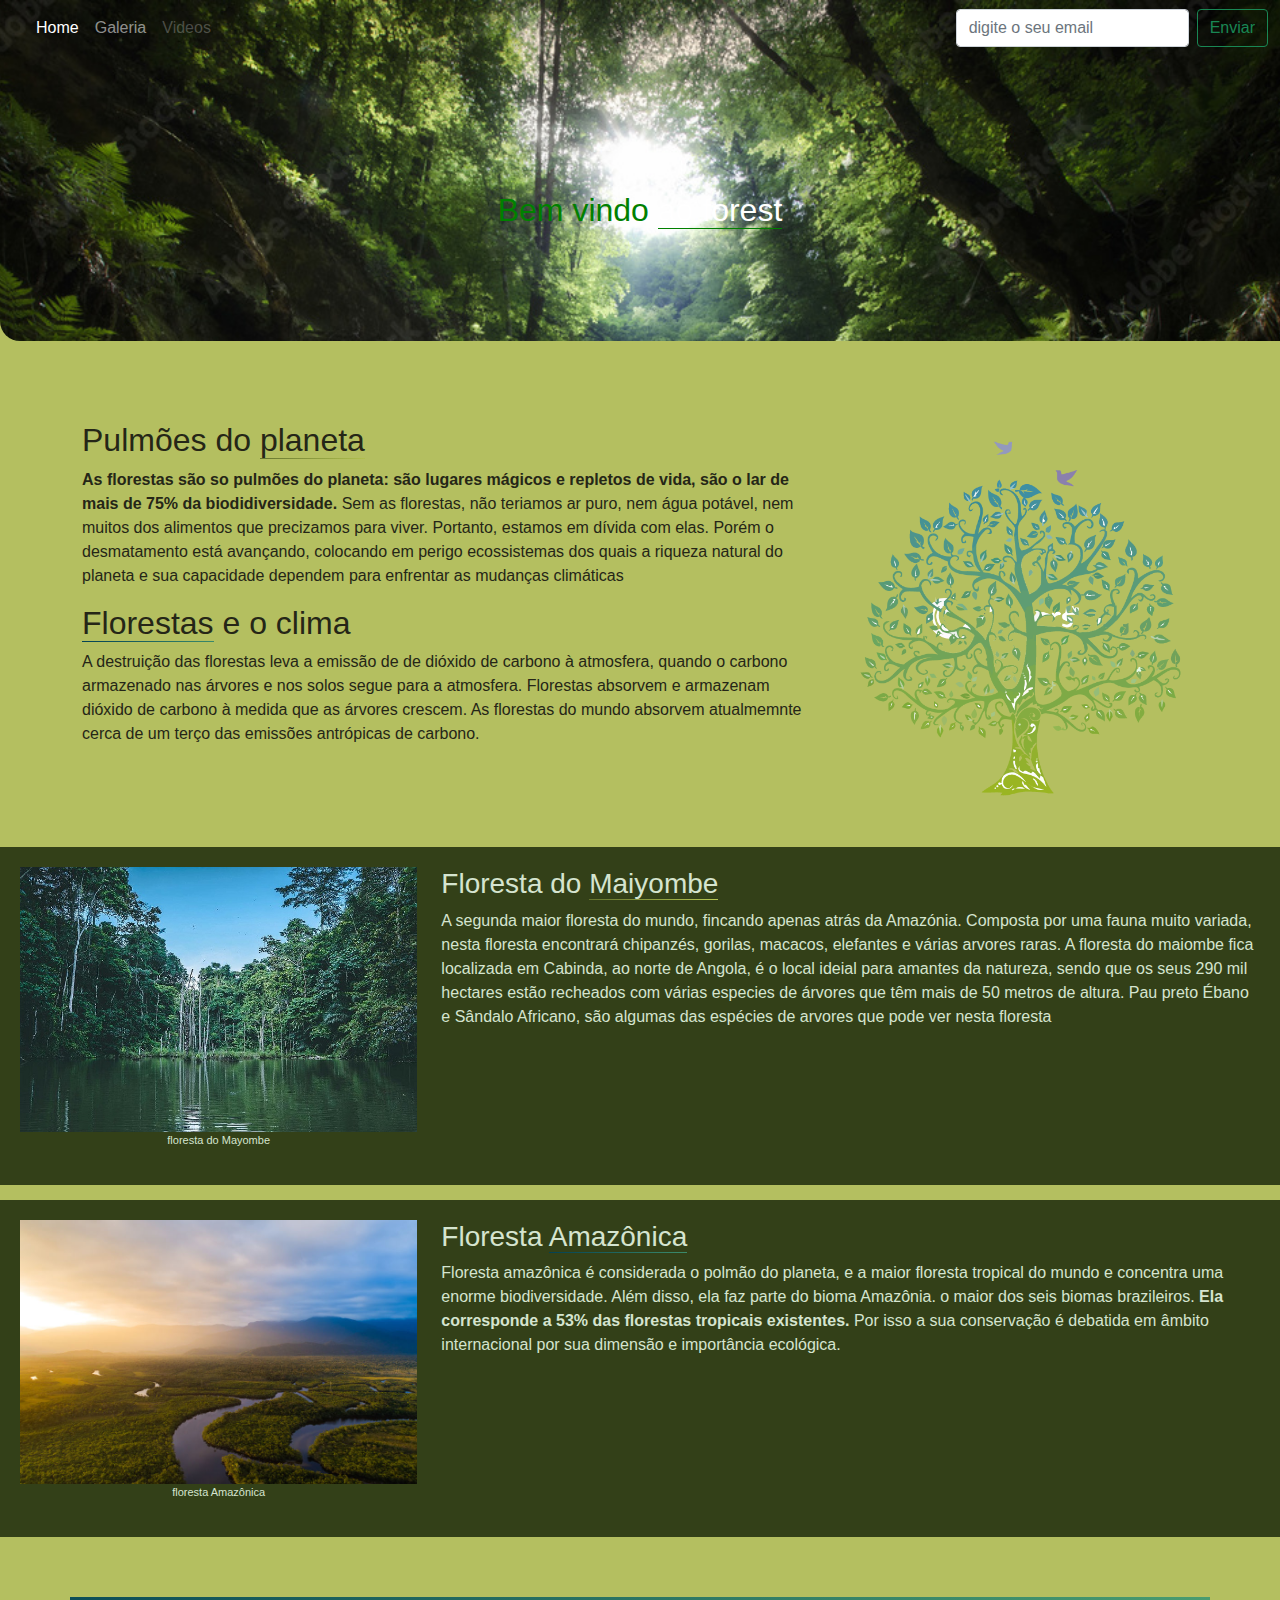
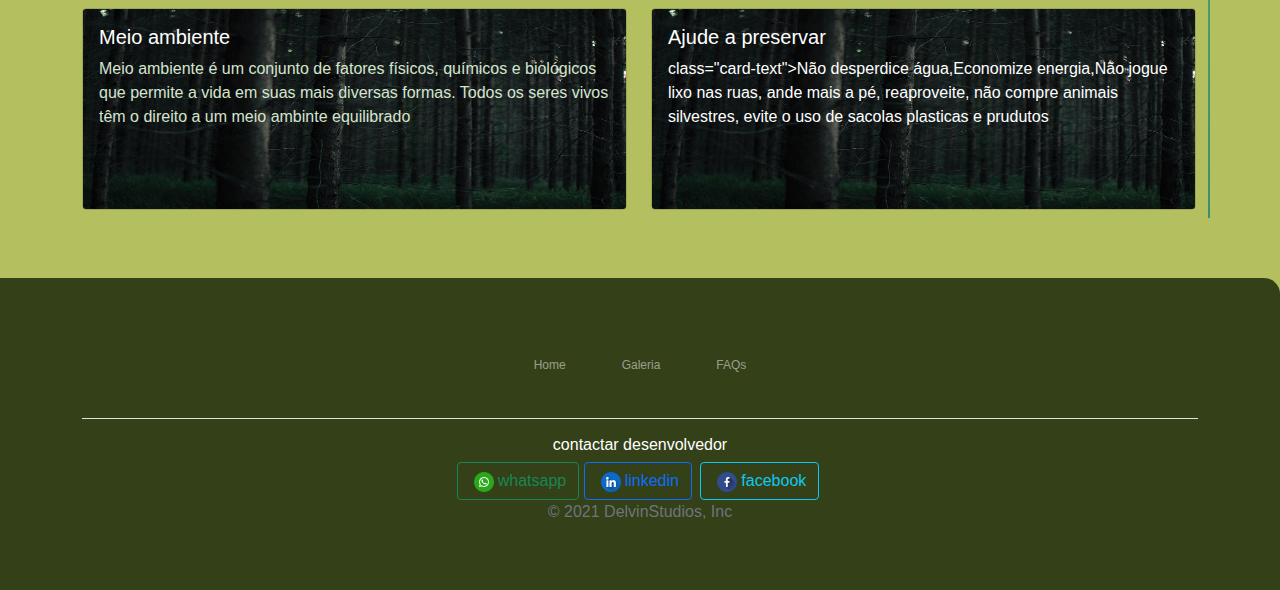
<file: index.html>
<!DOCTYPE html>
<html lang="pt-br">
  <head>
    <!-- Meta tags Obrigatórias -->
    <meta charset="utf-8">
    <meta name="viewport" content="width=device-width, initial-scale=1, shrink-to-fit=no">

    <!--Bootstrap, CSS, NORMALIZE --->
    <link rel="stylesheet" href="bootstrap.min.css">
    <link rel="stylesheet" href="estilo.css">
    <link rel="stylesheet" href="normalize.css">
    

    
    

    <title>Forest</title>
  </head>
  <body>

  
  	<div id="home">
		<header>
		    <nav class="navbar navbar-expand-md navbar-dark bg-transparent mb-4">
				  <div class="container-fluid">
				    <a class="navbar-brand" href="#"></a>
				    <button class="navbar-toggler" type="button" data-bs-toggle="collapse" data-bs-target="#navbarCollapse" aria-controls="navbarCollapse" aria-expanded="false" aria-label="Toggle navigation">
				      <span class="navbar-toggler-icon"></span>
				    </button>
				    <div class="collapse navbar-collapse" id="navbarCollapse">
				      <ul class="navbar-nav me-auto mb-2 mb-md-0 ">
				        <li class="nav-item">
				          <a class="nav-link active" aria-current="page" href="#">Home</a>
				        </li>
				        <li class="nav-item">
				          <a class="nav-link" href="galeria.html">Galeria</a>
				        </li>
				        <li class="nav-item">
				          <a class="nav-link disabled">Videos</a>
				        </li>
				      </ul>
				      	<form class="d-flex">
			                <input class="form-control me-2" type="email" placeholder="digite o seu email" aria-label="Search">
			                <button class="btn btn-outline-success" type="submit">Enviar</button>
              			</form>
				    </div>
				  </div>
		</nav>


    </header>

    <section id="conteudo-home"><!-- Início seção home -->
      <div class="container">
       	<h1 class="titulo"><span class="cort">Bem vindo </span>
       <span class="borda">ao forest</span></h1>
      </div>
    </section>
 </div>


 <main>
 	<div class="container">
 		<h2></h2>
 		<div class="row">

 			<div class="col-md-8">

 				<h2> Pulmões do <span class="borda3">planeta</span>  </h2>


 					<p>
			 			<strong>

			 					As florestas são so pulmões do planeta: são lugares mágicos e repletos de vida, são o lar de mais de 75% da biodidiversidade.


			 			</strong> 
			 				Sem as florestas, não teriamos ar puro, nem água potável, nem muitos dos alimentos que precizamos para viver. Portanto, estamos em dívida com elas.
 							Porém o desmatamento está avançando, colocando em perigo ecossistemas dos quais a riqueza natural do planeta e sua capacidade dependem para enfrentar as mudanças climáticas
 					</p>	


 				<h2> <span class="borda2">Florestas</span>  e o clima </h2>

 				 	<p>
 				 		A destruição das florestas leva a emissão de de dióxido de carbono à atmosfera, quando o carbono armazenado nas árvores e nos solos segue para a atmosfera. Florestas absorvem e armazenam dióxido de carbono à medida que as árvores crescem. As florestas do mundo absorvem atualmemnte cerca de um terço das emissões antrópicas de carbono.
 				 	</p> 

 				  
 			</div>

 			<div class="col-md-4">

 				<figure>
 					<img src="arvore.png" class="img-fluid ">
 				</figure>
 				
 			</div>
 			
 		</div>


 		</div>
<!--/fim seção home -->

 		<section id="materia1" class="mx-0">
 			<div class="row">

 				<div class="col-md-4 col-sm-12">

 					<figure>
 						<img src="floresta.jpg" class="img-fluid figure1">
 						<figcaption>floresta do Mayombe</figcaption>
 					</figure>
 					
 				</div>

 				<div class="col-md-8 col-sm-12">

 					<h3>Floresta do <span class="borda3">Maiyombe</span> </h3>

 					<p class="paragrafo">

 						A segunda maior floresta do mundo, fincando apenas atrás da Amazónia.
 						Composta por uma fauna muito variada, nesta floresta encontrará chipanzés, gorilas, macacos, elefantes e várias arvores raras.

 						A floresta do maiombe fica localizada em Cabinda, ao norte de Angola, é o local ideial para amantes da natureza, sendo que os seus 290 mil hectares estão recheados com várias especies de árvores que têm mais de 50 metros de altura. Pau preto Ébano e Sândalo Africano, são algumas das espécies de arvores que pode ver nesta floresta

 					</p>
 					
 				</div>

 			</div>
 			
 		</section>

 		<section id="materia2" class="mx-0">

 			<div class="row">

 				<div class="col-sm-12 col-md-4">

 					<figure>
 						<img src="floresta-amazonica.jpg" class="img-fluid figure2">
 						<figcaption>floresta Amazônica</figcaption>
 					</figure>
 					
 				</div>


 				<div class="col-sm-12 col-md-8">

 					<h3>Floresta <span class="borda2">Amazônica</span> </h3>

 					<p class="paragrafo">

 						Floresta amazônica é considerada o polmão do planeta, e a maior floresta tropical do mundo e concentra uma enorme biodiversidade. Além disso, ela faz parte do bioma Amazônia. o maior dos seis biomas brazileiros.
 					<strong>Ela corresponde a 53% das florestas tropicais existentes.</strong>	 Por isso a sua conservação é debatida em âmbito internacional por sua dimensão  e importância ecológica.
 					</p>
 					
 				</div>
 			</div>
 			
 		</section>


 		<section id="cards" class="container">



 			<div class="row">
 				<div class="col-md-6 col-sm-12 my-2">

 					<div class="card bg-transparent text-white">

 						<img class="card-img" src="4.jpg" style="height: 200px">

 						<div class="card-img-overlay">
 							<h5 class="card-title">Meio ambiente</h5>
	<p class="card-text">Meio ambiente é um conjunto de fatores físicos, químicos e biológicos que permite a vida em suas mais diversas formas. Todos os seres vivos têm o direito a um meio ambinte equilibrado</p> 							
 						</div>
 						
 					</div>
 					
 				</div>


 				<div class="col-md-6 col-sm-12 my-2">

 					<div class="card bg-transparent text-white">

 						<img class="card-img" src="4.jpg" style="height: 200px">

 						<div class="card-img-overlay">
 							<h5 class="card-title">Ajude a preservar</h5>
class="card-text">Não desperdice água,Economize energia,Não jogue lixo nas ruas, ande mais a pé, reaproveite, não compre animais silvestres, evite o uso de sacolas plasticas e prudutos </p> 							
 						</div>
 						
 					</div>
 					
 				</div>

 			
 			</div>
 			
 		</section>

 	
 </main>



  <footer id="footer">
  	

		<div class="container">
		  <div class="py-3 my-4">
		    <ul class="nav justify-content-center border-bottom pb-3 mb-3">
		      <li class="nav-item"><a href="#" class="nav-link px-2 text-white-50">Home</a></li>
		      <li class="nav-item"><a href="galeria.html" class="nav-link px-2 text-white-50">Galeria</a></li>
		      <li class="nav-item"><a href="#" class="nav-link px-2 text-white-50">FAQs</a></li>
		   
		    </ul>
		      <center>
						   <h6>contactar desenvolvedor</h6>
						  	<span>
					         <a class="btn btn-outline-success" href="https://api.whatsapp.com/send?phone=244943608899" target="_blank"> <img src="whatsapp.png" width="20px" class="mx-1">whatsapp</a>
					        </span>


					        <span> 
					          <a class="btn btn-outline-primary" href="https://www.linkedin.com/in/delmiro-vieira-a160ba1b3" target="_blank"><img src="linkedin (1).png" width="20px" class="mx-1">linkedin </a> 
					        </span>

					        <span>
					          <a class="btn btn-outline-info mx-1" href="https://facebook.com/delmiro.antonio.7?ref_component=mfreebasic_home_header&ref_page=MMessagingEntBasedReadController&refid=12" target="_blank">
					          <img src="facebook (2).png" width="20px" class="mx-1">facebook
					          </a>
					        </span> 
		      </center>
		    <p class="text-center text-muted">&copy; 2021 DelvinStudios, Inc</p>
		  </div>
		</div>	
  	</div>
  </footer>



    
   
    
    <script src="bootstrap.bundle.min.js"></script>
  </body>
</html>
</file>
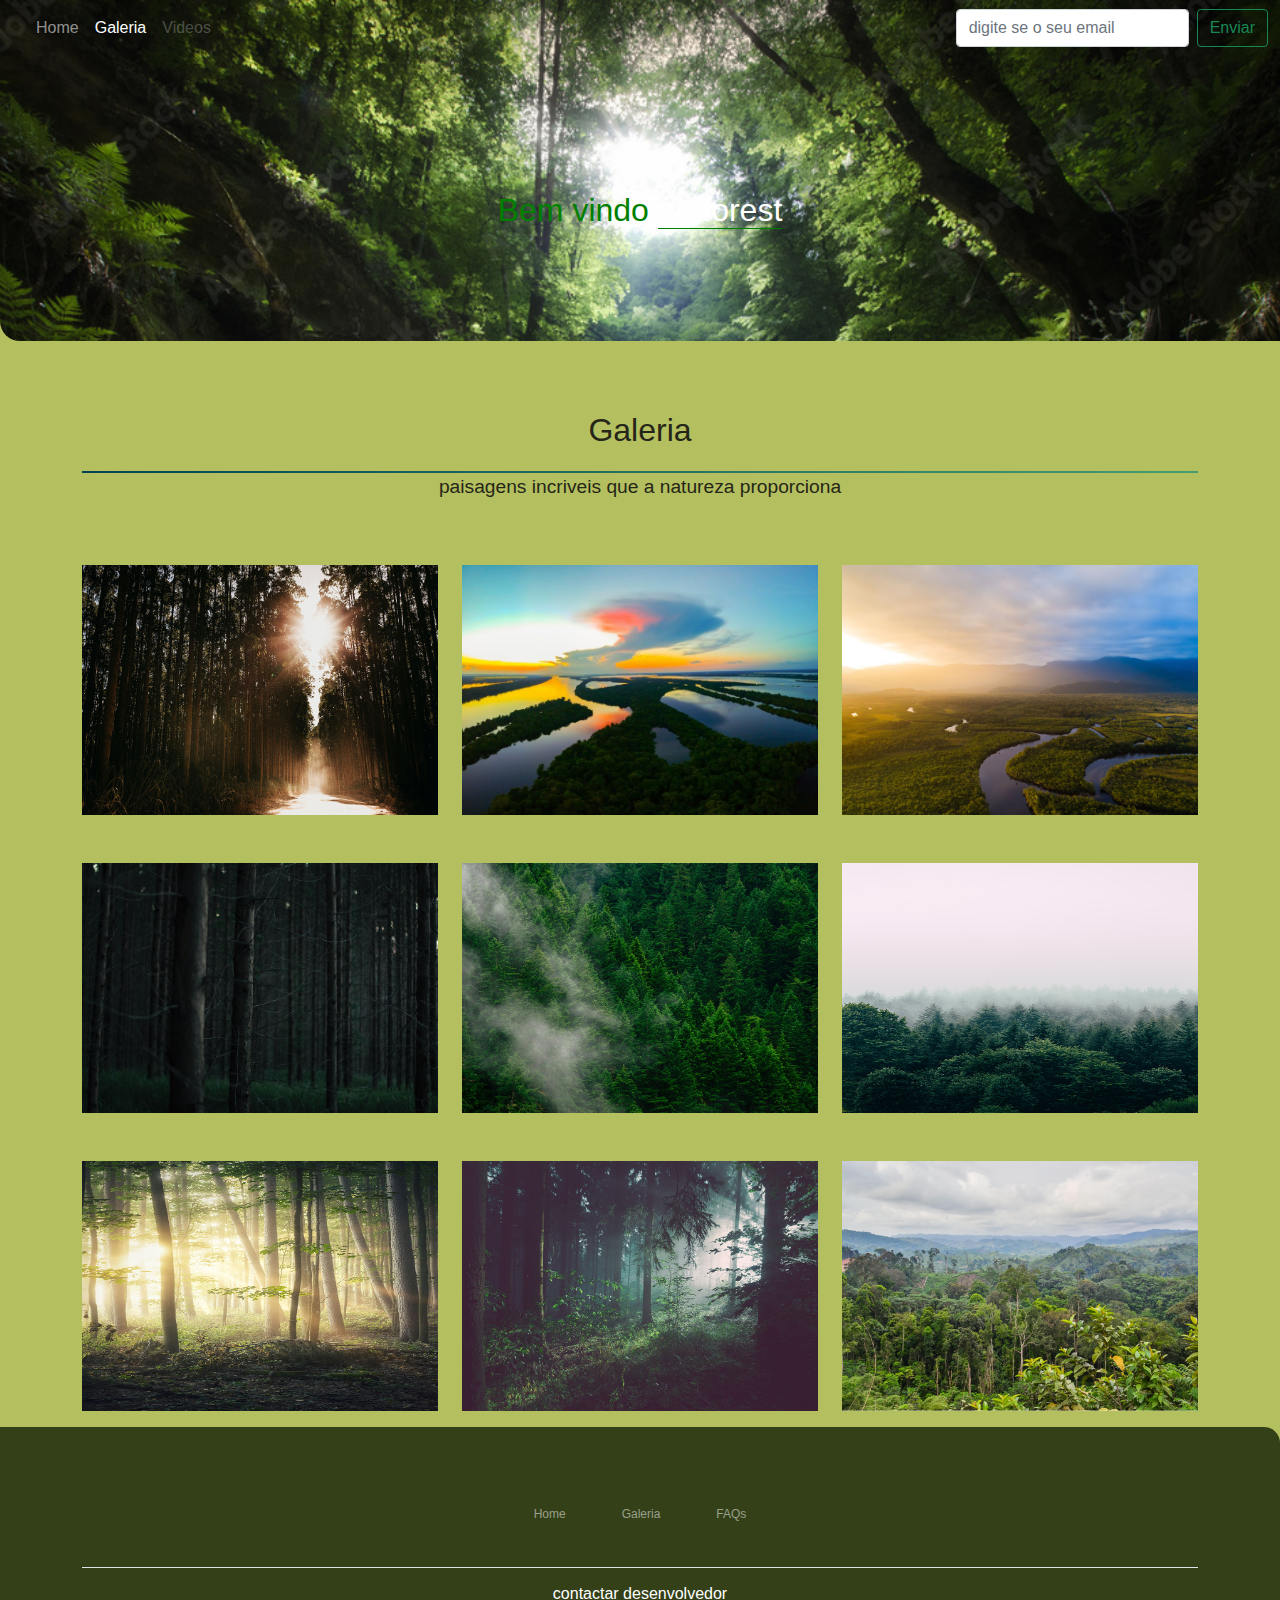
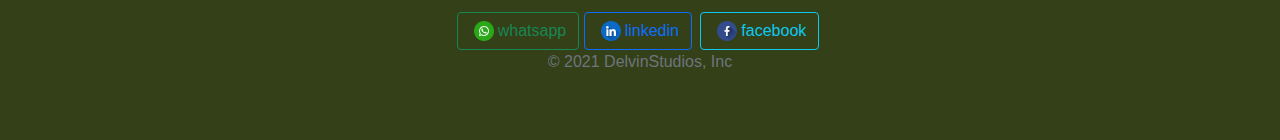
<file: galeria.html>
<!DOCTYPE html>
<html lang="pt-br">
  <head>
    <!-- Meta tags Obrigatórias -->
    <meta charset="utf-8">
    <meta name="viewport" content="width=device-width, initial-scale=1, shrink-to-fit=no">

    <!-- Bootstrap CSS -->
    <link rel="stylesheet" href="bootstrap.min.css">
    <link rel="stylesheet" href="estilo_galeria.css">
    <link rel="stylesheet" href="normalize.css">

    

    <title>Forest</title>
  </head>
  <body>
    <div id="Galeria">
    <header>
        <nav class="navbar navbar-expand-md navbar-dark bg-transparent mb-4">
          <div class="container-fluid">
            <a class="navbar-brand" href="#"></a>
            <button class="navbar-toggler" type="button" data-bs-toggle="collapse" data-bs-target="#navbarCollapse" aria-controls="navbarCollapse" aria-expanded="false" aria-label="Toggle navigation">
              <span class="navbar-toggler-icon"></span>
            </button>
            <div class="collapse navbar-collapse" id="navbarCollapse">
              <ul class="navbar-nav me-auto mb-2 mb-md-0 ">
                <li class="nav-item">
                  <a class="nav-link" aria-current="page" href="index.html">Home</a>
                </li>
                <li class="nav-item">
                  <a class="nav-link  active" href="#">Galeria</a>
                </li>
                <li class="nav-item">
                  <a class="nav-link disabled">Videos</a>
                </li>
              </ul>
              <form class="d-flex">
                <input class="form-control me-2" type="email" placeholder="digite se o seu email" aria-label="Search">
                <button class="btn btn-outline-success" type="submit">Enviar</button>
              </form>
            </div>
          </div>
    </nav>


    </header>

    <section id="conteudo-galeria"><!-- Início seção home -->
      <div class="container">
        <h1 class="titulo"><span class="cort">Bem vindo </span> <span class="borda">ao forest </span>
        </h1>
      </div>
    </section><!--/fim seção home -->
 </div>


 <main>


  <section id="galeria" class="container mb-3" >

    <div class="text-center pt-5">

      <h1>Galeria</h1>

      <p class="borda2">paisagens incriveis que a natureza proporciona</p>
      
    </div>

  <div class="row">

    

    <div class="text-center pt-5 col-lg-4 col-md-6 col-sm-12">

      <img src="1.jpg">
      
    </div>

    <div class="text-center pt-5 col-lg-4 col-md-6 col-sm-12">

      <img src="2.jpg">
      
    </div>

    <div class="text-center pt-5 col-lg-4 col-md-6 col-sm-12">

      <img src="3.jpg">
      
    </div>

    <div class="text-center pt-5 col-lg-4 col-md-6 col-sm-12">

      <img src="4.jpg">
      
    </div>

     <div class="text-center pt-5 col-lg-4 col-md-6 col-sm-12">

      <img src="5.jpg">
      
    </div>


     <div class="text-center pt-5 col-lg-4 col-md-6 col-sm-12">

      <img src="6.jpg">
      
    </div>

     <div class="text-center pt-5 col-lg-4 col-md-6 col-sm-12">

      <img src="7.jpg">

    </div>

       <div class="text-center pt-5 col-lg-4 col-md-6 col-sm-12">

      <img src="8.jpg">
      
      </div>

      <div class="text-center pt-5 col-lg-4 col-md-6 col-sm-12">

      <img src="9.jpg">
      
      </div>
      
    </div>

  </div>
    
  </section>
  
 </main>



 <footer id="footer">
    

    <div class="container">
      <div class="py-3 my-4">
        <ul class="nav justify-content-center border-bottom pb-3 mb-3">
          <li class="nav-item"><a href="index.html" class="nav-link px-2 text-white-50">Home</a></li>
          <li class="nav-item"><a href="galeria.html" class="nav-link px-2 text-white-50">Galeria</a></li>
          <li class="nav-item"><a href="#" class="nav-link px-2 text-white-50">FAQs</a></li>
       
        </ul>
            <center>
            <h6>contactar desenvolvedor</h6>
        <span>
         <a class="btn btn-outline-success" href="https://api.whatsapp.com/send?phone=244943608899" target="_blank"> <img src="whatsapp.png" width="20px" class="mx-1">whatsapp</a>
        </span>


        <span> 
          <a class="btn btn-outline-primary" href="https://www.linkedin.com/in/delmiro-vieira-a160ba1b3" target="_blank"><img src="linkedin (1).png" width="20px" class="mx-1">linkedin </a> 
        </span>

        <span>
          <a class="btn btn-outline-info mx-1" href="https://facebook.com/delmiro.antonio.7?ref_component=mfreebasic_home_header&ref_page=MMessagingEntBasedReadController&refid=12" target="_blank">
          <img src="facebook (2).png" width="20px" class="mx-1">facebook
          </a>
        </span> 

          </center>
        <p class="text-center text-muted">&copy; 2021 DelvinStudios, Inc</p>
      </div>
    </div>  
    </div>
  </footer>


   
    
    <script src="bootstrap.bundle.min.js"></script>
  </body>
</html>
</file>
<file: estilo.css>
body{
	color: #252617;
	background: #b4bf60;
	font-size: 1rem;
	font-family: "Trebuchet MS", helvetica, sans-serif;
}
main{
	background: #b4bf60;
}

#home{
	background: #198754 url('fundo.jpg');
	position: relative;
    height: 100%;
    background-attachment: fixed;
    background-position: center;
    background-repeat: no-repeat;
    background-size: cover;
    margin-bottom: 80px;
    border-radius: 0 0 0 20px;

	

}



#conteudo-home{
	padding: 90px;
}
.titulo{
	text-align:center; 
	color: #fff;

}

.cort{
	color: green;
}
.borda{
	border-bottom: 1px solid green;

}

.borda2{
	border-bottom: 1px solid green;
	border-image: linear-gradient(227.91deg, #499c70 0%, #024053 100%) 1;
}

.borda3{
	border-bottom: 1px solid green;
	border-image: linear-gradient(227.91deg, #cad959 0%, #64732f 100%) 1;
}
.paragrafo{
	font-size: 1em;
}
.figure1:hover{
    border: 6px solid green;
	border-image: linear-gradient(227.91deg, #cad959 0%, #64732f 100%) 1;
}

.figure2:hover{
    border: 6px solid green;
	border-image: linear-gradient(227.91deg, #499c70 0%, #024053 100%) 1;
}
figcaption{
	text-align: center;
	font-size: 11px

}


#materia1{
	background: #334018;
	padding: 20px;
	margin-bottom: 15px;
	margin-top:15px;
	color: #d5e4cf;
	

		
	
}


#materia2{
	background: #334018;
	padding: 20px;
	margin-bottom: 15px;
	margin-top:15px;
	color: #d5e4cf;
	

		
	

}

#cards{
	margin-top:  60px;
	margin-bottom: 60px;
	border-top: 3px solid red;
	border-right: 2px solid red;
	border-image: linear-gradient(227.91deg, #499c70 0%, #024053 100%) 1;
	
}
.card-text{
	color: #d5e4cf;

}


footer{
	padding: 10px;
	border-radius: 0 16px 0 0;
	color: #fff;
	background: #334018;


}

footer li a{
	list-style: none;
	font-size: 12px;
	color: #fff;
	text-decoration: none;
	margin: 20px;
	
	
}

footer li a:hover{
	color: #fff;
	text-decoration: underline;
	text-transform: uppercase;

}
</file>
<file: estilo_galeria.css>
body{
    color: #252617;
    background: #b4bf60;
    font-family: "Trebuchet MS", helvetica, sans-serif;
}

#Galeria{
	background: #198754 url('fundo.jpg');
	position: relative;
    height: 100%;
    background-attachment: fixed;
    background-position: center;
    background-repeat: no-repeat;
    background-size: cover;
   border-radius: 0 0 0 20px;

	
}

#conteudo-galeria{
    padding: 90px;
}

.titulo{
    text-align:center; 
    color: #fff;

}
.cort{
    color: green;
}
.borda{
    border-bottom: 1px solid green;
}
.borda2{
    border-top: 2px solid green;
    border-image: linear-gradient(227.91deg, #499c70 0%, #024053 100%) 1;

    font-size: 1.2em;
}




/*Galeria **********************************************************************
*/


#galeria .colo-lg-4{
    margin: 0 !important; 
    padding: 25px;
}

#galeria img{
    width: 100%;
    height: 250px;
    cursor: pointer;
}

#galeria img:hover{
    border: 5px solid #f7f7f7;
    border-image: linear-gradient(227.91deg, #499c70 0%, #024053 100%) 1;
    transform:scale(1.2);

}

footer{
    padding: 10px;
    border-radius: 0 16px 0 0;
    color: #fff;
    background: #334018;


}

footer li a{
    list-style: none;
    font-size: 12px;
    color: #fff;
    text-decoration: none;
    margin: 20px;
    
    
}

footer li a:hover{
    color: #fff;
    text-decoration: underline;
    text-transform: uppercase;

}
</file>
